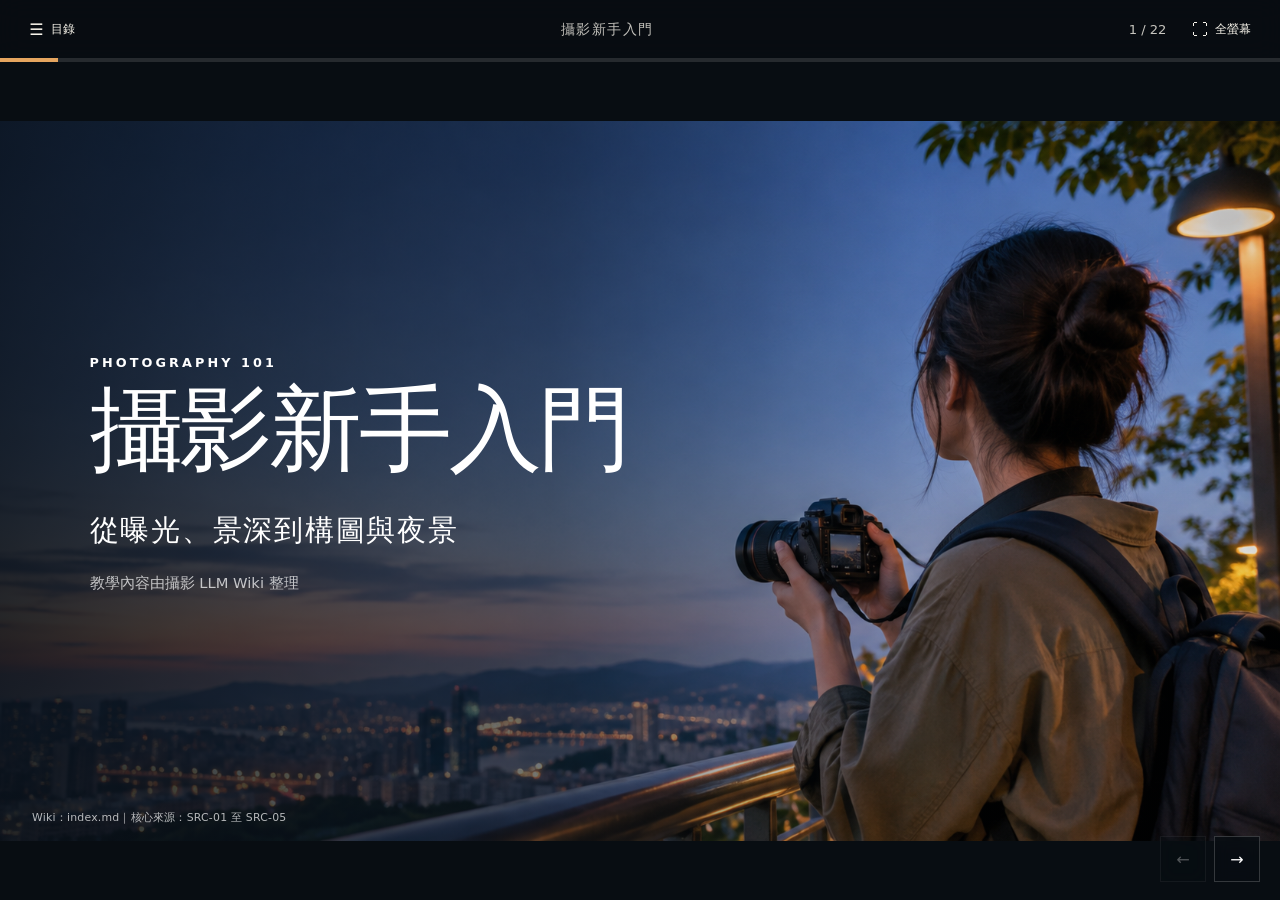
<file: index.html>
<!doctype html>
<html lang="zh-Hant">
<head>
  <meta charset="utf-8">
  <meta name="viewport" content="width=device-width, initial-scale=1">
  <meta http-equiv="refresh" content="0; url=presentation/index.html">
  <title>攝影新手入門</title>
  <style>
    body{font-family:system-ui,"Microsoft JhengHei",sans-serif;background:#101923;color:#f5f1e8;display:grid;place-items:center;min-height:100vh;margin:0}
    a{color:#f5b971}
  </style>
</head>
<body>
  <p>正在開啟教學簡報。若沒有自動跳轉，請<a href="presentation/index.html">點此進入</a>。</p>
</body>
</html>
</file>
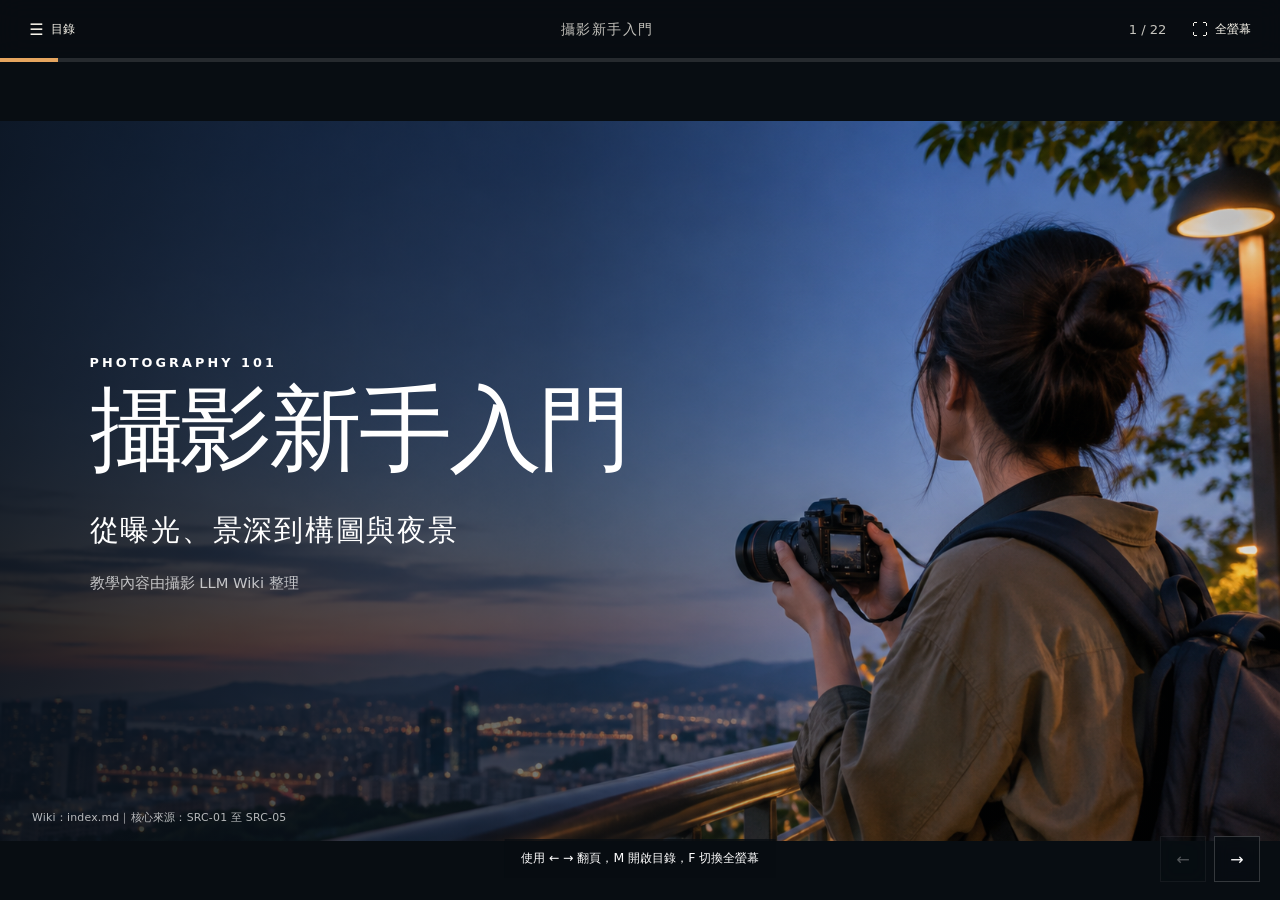
<file: presentation/index.html>
<!doctype html>
<html lang="zh-Hant">
<head>
  <meta charset="utf-8">
  <meta name="viewport" content="width=device-width, initial-scale=1, viewport-fit=cover">
  <meta name="theme-color" content="#111923">
  <meta name="description" content="攝影新手入門教學型 HTML 簡報，內容來自 LLM Wiki。">
  <title>攝影新手入門｜從曝光到夜景</title>
  <link rel="stylesheet" href="styles.css">
  <script src="app.js" defer></script>
</head>
<body>
  <a class="skip-link" href="#deck">跳到簡報內容</a>

  <header class="chrome" aria-label="簡報控制列">
    <button class="icon-button" id="menuButton" type="button" aria-label="開啟目錄" aria-keyshortcuts="M">
      <span aria-hidden="true">☰</span><span class="control-label">目錄</span>
    </button>
    <div class="deck-name">攝影新手入門</div>
    <div class="chrome-actions">
      <span id="slideCounter" class="slide-counter" aria-live="polite">1 / 22</span>
      <button class="icon-button" id="fullscreenButton" type="button" aria-label="切換全螢幕" aria-keyshortcuts="F">
        <span aria-hidden="true">⛶</span><span class="control-label">全螢幕</span>
      </button>
    </div>
  </header>

  <div class="progress-track" role="progressbar" aria-label="簡報進度" aria-valuemin="1" aria-valuemax="22" aria-valuenow="1">
    <div id="progressBar" class="progress-bar"></div>
  </div>

  <main id="deck" class="deck" tabindex="-1">
    <section class="slide cover-slide is-active" data-title="攝影新手入門" data-section="開始" aria-labelledby="s1-title">
      <img class="cover-image" src="assets/cover-blue-hour.png" alt="攝影者在藍調時刻眺望城市並準備拍攝" fetchpriority="high">
      <div class="cover-shade"></div>
      <div class="cover-copy">
        <p class="eyebrow">PHOTOGRAPHY 101</p>
        <h1 id="s1-title">攝影新手入門</h1>
        <p class="cover-subtitle">從曝光、景深到構圖與夜景</p>
        <p class="cover-note">教學內容由攝影 LLM Wiki 整理</p>
      </div>
      <div class="source-line source-on-dark">Wiki：index.md｜核心來源：SRC-01 至 SRC-05</div>
    </section>

    <section class="slide paper-slide" data-title="學習地圖" data-section="開始" aria-labelledby="s2-title">
      <div class="slide-inner">
        <p class="folio">02</p>
        <h2 id="s2-title">學習地圖</h2>
        <div class="chapter-list" aria-label="課程章節">
          <div><span>01</span><strong>曝光</strong><p>理解光圈、快門與 ISO 的分工</p></div>
          <div><span>02</span><strong>景深</strong><p>看懂清晰範圍如何改變</p></div>
          <div><span>03</span><strong>動態</strong><p>凝結動作或留下移動痕跡</p></div>
          <div><span>04</span><strong>構圖</strong><p>安排主體、地平線與視線方向</p></div>
          <div><span>05</span><strong>夜景</strong><p>處理低光、腳架、對焦與測光</p></div>
        </div>
        <p class="callout">學完後，你應能說明每項設定改變了什麼，以及它帶來的代價。</p>
      </div>
      <div class="source-line">Wiki：index.md</div>
    </section>

    <section class="slide dark-slide" data-title="相機與手機的共同原理" data-section="開始" aria-labelledby="s3-title">
      <div class="slide-inner split-copy">
        <div>
          <p class="folio">03</p>
          <h2 id="s3-title">相機與手機的共同原理</h2>
          <p class="lead">兩者都在處理光線、時間、清晰範圍與畫面安排。</p>
        </div>
        <div class="scope-notes">
          <p><strong>可以共用</strong><br>曝光取捨、動態表現、景深觀念、三分法與夜景思考順序。</p>
          <p><strong>需要分開</strong><br>手機可能沒有可變實體光圈，夜景模式也可能合成多張影像。</p>
          <p><strong>本簡報範圍</strong><br>先教共同原理。五篇來源不足以支持完整的手機操作步驟。</p>
        </div>
      </div>
      <div class="source-line source-on-dark">Wiki：exposure.md、claim-ledger.md｜限制：CL-025</div>
    </section>

    <section class="slide paper-slide" data-title="曝光三要素" data-section="曝光" aria-labelledby="s4-title">
      <div class="slide-inner">
        <p class="folio">04</p>
        <h2 id="s4-title">曝光三要素</h2>
        <p class="lead">相近亮度可以由不同設定組合得到，但畫面效果不會相同。</p>
        <div class="exposure-layout">
          <div class="exposure-word aperture-word"><span>APERTURE</span><strong>光圈</strong><small>景深</small></div>
          <div class="exposure-word shutter-word"><span>SHUTTER</span><strong>快門</strong><small>動態</small></div>
          <div class="exposure-word iso-word"><span>ISO</span><strong>ISO</strong><small>雜訊</small></div>
          <div class="exposure-center">曝光<br><small>EXPOSURE</small></div>
        </div>
      </div>
      <div class="source-line">Wiki：exposure.md｜來源：SRC-01</div>
    </section>

    <section class="slide split-slide" data-title="光圈" data-section="曝光" aria-labelledby="s5-title">
      <div class="visual-half warm-visual">
        <div class="aperture-demo" aria-label="光圈大小示意">
          <div class="iris iris-open"><span>f/2.8</span></div>
          <div class="iris iris-small"><span>f/11</span></div>
        </div>
      </div>
      <div class="content-half">
        <p class="folio">05</p>
        <h2 id="s5-title">光圈 Aperture</h2>
        <p class="lead">f-number 越小，光圈開口越大。</p>
        <dl class="definition-list">
          <div><dt>大光圈</dt><dd>進光較多，通常景深較淺</dd></div>
          <div><dt>小光圈</dt><dd>進光較少，通常景深較深</dd></div>
        </dl>
        <p class="note">光圈太小可能受到繞射影響，畫面不一定更銳利。</p>
      </div>
      <div class="source-line">Wiki：exposure.md、aperture-depth-of-field.md｜來源：SRC-01、SRC-02</div>
    </section>

    <section class="slide dark-slide" data-title="快門速度" data-section="曝光" aria-labelledby="s6-title">
      <div class="slide-inner">
        <p class="folio">06</p>
        <h2 id="s6-title">快門速度 Shutter Speed</h2>
        <div class="scale-line" aria-label="快門速度由慢至快">
          <div><strong>1 秒</strong><span>累積移動軌跡</span></div>
          <div><strong>1/30 秒</strong><span>手持與追焦起點</span></div>
          <div><strong>1/500 秒</strong><span>凝結日常動作</span></div>
          <div><strong>1/2000 秒</strong><span>快速或近距離動作</span></div>
        </div>
        <p class="callout dark-callout">快門越快，進光時間越短。數值只是起點，主體速度、方向、距離與焦段都會改變結果。</p>
      </div>
      <div class="source-line source-on-dark">Wiki：shutter-motion.md｜來源：SRC-01、SRC-03</div>
    </section>

    <section class="slide paper-slide" data-title="ISO 與雜訊" data-section="曝光" aria-labelledby="s7-title">
      <div class="slide-inner split-copy">
        <div>
          <p class="folio">07</p>
          <h2 id="s7-title">ISO 與雜訊</h2>
          <p class="lead">提高 ISO 能配合所需的光圈與快門，但通常會增加雜訊。</p>
        </div>
        <div class="iso-comparison" aria-label="低 ISO 與高 ISO 的概念比較">
          <div class="iso-sample clean-sample"><span>ISO 100</span><strong>較乾淨</strong></div>
          <div class="iso-sample noisy-sample"><span>ISO 3200</span><strong>雜訊增加</strong></div>
        </div>
        <p class="note full-width">來源以「感光度」作入門解釋。本課不把它延伸成感光元件物理特性的完整說明。</p>
      </div>
      <div class="source-line">Wiki：exposure.md｜來源：SRC-01｜標記：simplified</div>
    </section>

    <section class="slide paper-slide" data-title="曝光取捨" data-section="曝光" aria-labelledby="s8-title">
      <div class="slide-inner">
        <p class="folio">08</p>
        <h2 id="s8-title">曝光取捨</h2>
        <p class="lead">先決定你最在意的畫面效果，再讓另外兩項設定配合。</p>
        <div class="decision-table" role="table" aria-label="拍攝目的與優先設定">
          <div role="row"><span role="cell">人物背景柔化</span><strong role="cell">先選大光圈</strong><span role="cell">檢查快門是否足夠</span></div>
          <div role="row"><span role="cell">運動凝結</span><strong role="cell">先選快快門</strong><span role="cell">必要時提高 ISO</span></div>
          <div role="row"><span role="cell">風景前後清楚</span><strong role="cell">先選景深需求</strong><span role="cell">腳架可換取較慢快門</span></div>
          <div role="row"><span role="cell">夜間靜態場景</span><strong role="cell">先穩定相機</strong><span role="cell">再平衡景深與雜訊</span></div>
        </div>
      </div>
      <div class="source-line">Wiki：exposure.md、night-photography.md｜來源：SRC-01、SRC-05</div>
    </section>

    <section class="slide quiz-slide" data-title="測驗一：曝光" data-section="曝光" aria-labelledby="s9-title">
      <div class="slide-inner quiz" data-answer="a">
        <p class="folio">09</p>
        <p class="eyebrow">QUICK CHECK 01</p>
        <h2 id="s9-title">哪個設定通常帶來較淺景深？</h2>
        <div class="quiz-options">
          <button type="button" data-choice="a">A　f/2.8</button>
          <button type="button" data-choice="b">B　f/11</button>
          <button type="button" data-choice="c">C　兩者一定相同</button>
        </div>
        <p class="quiz-feedback" aria-live="polite" data-correct="答對了。較小的 f-number 代表較大的光圈，通常帶來較淺景深。" data-wrong="再想一次。f-number 的大小和光圈開口大小相反。"></p>
      </div>
      <div class="source-line">Wiki：aperture-depth-of-field.md｜來源：SRC-01、SRC-02</div>
    </section>

    <section class="slide image-slide" data-title="景深" data-section="景深" aria-labelledby="s10-title">
      <img src="assets/depth-of-field.png" alt="花朵清晰而前景與背景逐漸模糊，示範景深" loading="lazy">
      <div class="image-caption light-caption">
        <p class="folio">10</p>
        <h2 id="s10-title">景深 Depth of Field</h2>
        <p>景深是看起來「可接受清晰」的距離範圍。清晰到模糊是漸進過渡，不是一條突然切換的界線。</p>
      </div>
      <div class="source-line source-on-dark">Wiki：aperture-depth-of-field.md｜來源：SRC-02</div>
    </section>

    <section class="slide paper-slide" data-title="景深的控制因素" data-section="景深" aria-labelledby="s11-title">
      <div class="slide-inner">
        <p class="folio">11</p>
        <h2 id="s11-title">景深的控制因素</h2>
        <div class="factor-lines">
          <div><span>光圈</span><strong>較大的光圈通常讓景深變淺</strong></div>
          <div><span>對焦距離</span><strong>越靠近主體，景深通常越淺</strong></div>
          <div><span>放大倍率</span><strong>主體在畫面越大，清晰範圍更難維持</strong></div>
          <div><span>觀看條件</span><strong>輸出尺寸與觀看距離影響「可接受清晰」</strong></div>
        </div>
      </div>
      <div class="source-line">Wiki：aperture-depth-of-field.md｜來源：SRC-02</div>
    </section>

    <section class="slide dark-slide" data-title="焦段與景深" data-section="景深" aria-labelledby="s12-title">
      <div class="slide-inner split-copy">
        <div>
          <p class="folio">12</p>
          <h2 id="s12-title">焦段與景深</h2>
          <p class="lead">比較條件不同，結論也不同。</p>
        </div>
        <div class="condition-pair">
          <div><strong>固定主體大小</strong><p>換焦段時同時改變拍攝距離，總景深可能接近。</p></div>
          <div><strong>固定拍攝位置</strong><p>使用較長焦段時，構圖與放大倍率改變，景深會不同。</p></div>
        </div>
        <p class="note full-width light-note">長焦放大背景模糊，可能讓背景看起來更糊。這和景深範圍本身不是完全相同的問題。</p>
      </div>
      <div class="source-line source-on-dark">Wiki：aperture-depth-of-field.md｜來源：SRC-02｜標記：conditional</div>
    </section>

    <section class="slide image-slide" data-title="快門與動態" data-section="動態" aria-labelledby="s13-title">
      <img src="assets/shutter-panning.png" alt="騎士相對清晰而背景呈現水平動態模糊" loading="lazy">
      <div class="image-caption dark-caption right-caption">
        <p class="folio">13</p>
        <h2 id="s13-title">快門與動態</h2>
        <p>同一快門速度下，速度、方向與主體在畫面中的大小仍會改變模糊量。</p>
      </div>
      <div class="source-line source-on-dark">Wiki：shutter-motion.md｜來源：SRC-03</div>
    </section>

    <section class="slide paper-slide" data-title="追焦" data-section="動態" aria-labelledby="s14-title">
      <div class="slide-inner split-copy">
        <div>
          <p class="folio">14</p>
          <h2 id="s14-title">追焦 Panning</h2>
          <p class="lead">曝光期間讓相機持續跟隨主體。</p>
        </div>
        <ol class="process-list">
          <li><span>01</span>先選有紋理的背景</li>
          <li><span>02</span>從約 1/30 秒附近測試</li>
          <li><span>03</span>平順跟隨主體並按下快門</li>
          <li><span>04</span>拍完繼續跟隨，檢查後再調整</li>
        </ol>
        <p class="note full-width">成功率來自練習。快門值會隨主體速度、距離與焦段改變。</p>
      </div>
      <div class="source-line">Wiki：shutter-motion.md｜來源：SRC-03</div>
    </section>

    <section class="slide image-slide" data-title="三分法" data-section="構圖" aria-labelledby="s15-title">
      <img src="assets/composition-thirds.png" alt="海岸風景中人物位於右下三分交點附近，地平線靠近上三分線" loading="lazy">
      <div class="thirds-grid" aria-hidden="true"><i></i><i></i><i></i><i></i></div>
      <div class="image-caption light-caption">
        <p class="folio">15</p>
        <h2 id="s15-title">三分法 Rule of Thirds</h2>
        <p>把地平線或主體安排在三分線附近，協助控制畫面比重與方向空間。</p>
      </div>
      <div class="source-line source-on-dark">Wiki：composition.md｜來源：SRC-04</div>
    </section>

    <section class="slide paper-slide" data-title="打破三分法" data-section="構圖" aria-labelledby="s16-title">
      <div class="slide-inner">
        <p class="folio">16</p>
        <h2 id="s16-title">打破三分法</h2>
        <p class="lead">三分法是一項指引。對稱、正面感或刻意失衡都可能需要中央構圖。</p>
        <div class="editorial-quote">
          <p>主體有什麼特別？</p>
          <p>你想強調什麼？</p>
          <p>你想讓觀眾感受到什麼？</p>
        </div>
        <p class="note">若三分法能幫助意圖，就使用。若不能，就有理由地打破。</p>
      </div>
      <div class="source-line">Wiki：composition.md｜來源：SRC-04｜標記：subjective</div>
    </section>

    <section class="slide quiz-slide" data-title="測驗二：動態" data-section="動態" aria-labelledby="s17-title">
      <div class="slide-inner quiz" data-answer="b">
        <p class="folio">17</p>
        <p class="eyebrow">QUICK CHECK 02</p>
        <h2 id="s17-title">想讓騎士清楚、背景形成水平線條，應嘗試什麼？</h2>
        <div class="quiz-options">
          <button type="button" data-choice="a">A　只把 ISO 調到最低</button>
          <button type="button" data-choice="b">B　使用較慢快門並跟隨騎士</button>
          <button type="button" data-choice="c">C　把相機完全固定不動</button>
        </div>
        <p class="quiz-feedback" aria-live="polite" data-correct="答對了。追焦讓相機跟隨主體，背景因相對移動形成方向性模糊。" data-wrong="再想一次。題目描述的是追焦，不只是一項曝光設定。"></p>
      </div>
      <div class="source-line">Wiki：shutter-motion.md｜來源：SRC-03</div>
    </section>

    <section class="slide image-slide" data-title="夜景攝影" data-section="夜景" aria-labelledby="s18-title">
      <img src="assets/night-tripod.png" alt="攝影者使用穩固腳架拍攝夜間城市" loading="lazy">
      <div class="image-caption dark-caption right-caption">
        <p class="folio">18</p>
        <h2 id="s18-title">夜景攝影</h2>
        <p>低光會放大曝光時間、景深與雜訊之間的取捨。穩定相機通常是第一步。</p>
      </div>
      <div class="source-line source-on-dark">Wiki：night-photography.md｜來源：SRC-05</div>
    </section>

    <section class="slide dark-slide" data-title="夜景拍攝順序" data-section="夜景" aria-labelledby="s19-title">
      <div class="slide-inner">
        <p class="folio">19</p>
        <h2 id="s19-title">夜景拍攝順序</h2>
        <ol class="night-sequence">
          <li><span>1</span><strong>穩定</strong><small>腳架、地面與構圖</small></li>
          <li><span>2</span><strong>景深</strong><small>依主體距離選光圈</small></li>
          <li><span>3</span><strong>動態</strong><small>決定可接受的快門</small></li>
          <li><span>4</span><strong>雜訊</strong><small>再調整 ISO</small></li>
          <li><span>5</span><strong>檢查</strong><small>亮部、對焦與晃動</small></li>
        </ol>
      </div>
      <div class="source-line source-on-dark">Wiki：night-photography.md｜來源：SRC-05</div>
    </section>

    <section class="slide paper-slide" data-title="夜間對焦與測光" data-section="夜景" aria-labelledby="s20-title">
      <div class="slide-inner split-copy">
        <div>
          <p class="folio">20</p>
          <h2 id="s20-title">夜間對焦與測光</h2>
          <p class="lead">低亮度與低對比都可能讓 AF 失敗。</p>
        </div>
        <div class="scope-notes dark-text-notes">
          <p><strong>對焦</strong><br>尋找與主體距離相近的亮點，或使用小型照明輔助。</p>
          <p><strong>測光</strong><br>檢查明亮招牌與路燈，避免高光完全失去細節。</p>
          <p><strong>長曝光</strong><br>超過一般快門範圍時，可使用 Bulb 與外部計時。</p>
        </div>
        <p class="note full-width">AF 點與模式依器材而異。來源中的中央 AF 點建議不能套用到所有現代相機或手機。</p>
      </div>
      <div class="source-line">Wiki：focus.md、night-photography.md｜來源：SRC-05｜標記：legacy/context-dependent</div>
    </section>

    <section class="slide quiz-slide" data-title="測驗三：構圖" data-section="構圖" aria-labelledby="s21-title">
      <div class="slide-inner quiz" data-answer="c">
        <p class="folio">21</p>
        <p class="eyebrow">QUICK CHECK 03</p>
        <h2 id="s21-title">拍攝完全對稱的建築入口，哪個選擇最合理？</h2>
        <div class="quiz-options">
          <button type="button" data-choice="a">A　任何照片都必須使用三分法</button>
          <button type="button" data-choice="b">B　先提高 ISO，構圖就會改善</button>
          <button type="button" data-choice="c">C　可用中央構圖強調對稱</button>
        </div>
        <p class="quiz-feedback" aria-live="polite" data-correct="答對了。對稱是打破三分法的合理原因，重點是構圖是否支持拍攝意圖。" data-wrong="再想一次。曝光設定不能代替構圖判斷，三分法也不是硬性規則。"></p>
      </div>
      <div class="source-line">Wiki：composition.md｜來源：SRC-04</div>
    </section>

    <section class="slide cover-slide end-slide" data-title="拍攝前的五個問題" data-section="結尾" aria-labelledby="s22-title">
      <img class="cover-image" src="assets/cover-blue-hour.png" alt="藍調時刻的攝影者與城市" loading="lazy">
      <div class="cover-shade deep-shade"></div>
      <div class="end-copy">
        <p class="folio light-folio">22</p>
        <h2 id="s22-title">拍攝前的五個問題</h2>
        <ol>
          <li>我最想保留什麼畫面效果？</li>
          <li>主體會不會移動？</li>
          <li>需要多大的清晰範圍？</li>
          <li>構圖如何引導視線？</li>
          <li>拍完後，我檢查了亮部、對焦與晃動嗎？</li>
        </ol>
        <p class="end-note">理解取捨，下一張照片就有清楚的調整方向。</p>
      </div>
      <div class="source-line source-on-dark">Wiki：index.md、claim-ledger.md｜來源：SRC-01 至 SRC-05</div>
    </section>
  </main>

  <nav class="bottom-nav" aria-label="投影片導覽">
    <button id="prevButton" type="button" aria-label="上一張投影片">←</button>
    <button id="nextButton" type="button" aria-label="下一張投影片">→</button>
  </nav>

  <dialog id="tocDialog" class="toc-dialog" aria-labelledby="tocTitle">
    <div class="toc-header">
      <div><p class="eyebrow">CONTENTS</p><h2 id="tocTitle">簡報目錄</h2></div>
      <button id="closeTocButton" class="icon-button" type="button" aria-label="關閉目錄">✕</button>
    </div>
    <div id="tocList" class="toc-list"></div>
  </dialog>

  <div id="helpHint" class="help-hint" aria-hidden="true">使用 ← → 翻頁，M 開啟目錄，F 切換全螢幕</div>
</body>
</html>
</file>
<file: presentation/styles.css>
:root {
  --ink: #14202b;
  --navy: #101923;
  --navy-soft: #182635;
  --paper: #f4f0e7;
  --paper-deep: #e9e1d3;
  --accent: #e5a55f;
  --accent-deep: #b96f32;
  --blue: #7899b8;
  --muted: #68737d;
  --line: rgba(20, 32, 43, 0.2);
  --light-line: rgba(255, 255, 255, 0.25);
  --max-slide-width: 177.78vh;
  --max-slide-height: 56.25vw;
}

* { box-sizing: border-box; }

html, body { width: 100%; height: 100%; overflow: hidden; }

body {
  margin: 0;
  background: #080d12;
  color: var(--ink);
  font-family: "Microsoft JhengHei", "PingFang TC", system-ui, sans-serif;
  -webkit-font-smoothing: antialiased;
}

button { font: inherit; }

button:focus-visible,
a:focus-visible { outline: 3px solid var(--accent); outline-offset: 3px; }

.skip-link {
  position: fixed;
  left: 1rem;
  top: -5rem;
  z-index: 100;
  color: var(--navy);
  background: var(--paper);
  padding: 0.75rem 1rem;
}

.skip-link:focus { top: 1rem; }

.chrome {
  position: fixed;
  inset: 0 0 auto 0;
  z-index: 30;
  height: 58px;
  display: flex;
  align-items: center;
  justify-content: space-between;
  padding: 0 18px;
  color: #f8f4eb;
  background: rgba(8, 13, 18, 0.88);
  backdrop-filter: blur(12px);
}

.chrome-actions { display: flex; align-items: center; gap: 14px; }
.deck-name { font-size: 0.88rem; letter-spacing: 0.1em; opacity: 0.78; }
.slide-counter { font-variant-numeric: tabular-nums; font-size: 0.82rem; opacity: 0.8; }

.icon-button {
  display: inline-flex;
  align-items: center;
  gap: 0.45rem;
  border: 0;
  background: transparent;
  color: inherit;
  padding: 0.55rem 0.7rem;
  cursor: pointer;
}

.icon-button:hover { color: var(--accent); }
.control-label { font-size: 0.78rem; }

.progress-track {
  position: fixed;
  z-index: 35;
  top: 58px;
  left: 0;
  width: 100%;
  height: 4px;
  background: rgba(255, 255, 255, 0.12);
}

.progress-bar {
  width: 4.55%;
  height: 100%;
  background: var(--accent);
  transform-origin: left center;
  transition: width 260ms ease;
}

.deck {
  position: fixed;
  inset: 62px 0 0 0;
  display: grid;
  place-items: center;
  background: #080d12;
}

.slide {
  position: absolute;
  width: min(100vw, var(--max-slide-width));
  height: min(calc(100vh - 62px), var(--max-slide-height));
  aspect-ratio: 16 / 9;
  overflow: hidden;
  opacity: 0;
  visibility: hidden;
  transform: translateX(2.5%);
  transition: opacity 240ms ease, transform 320ms ease;
}

.slide.is-active {
  opacity: 1;
  visibility: visible;
  transform: translateX(0);
  z-index: 2;
}

.slide.is-before { transform: translateX(-2.5%); }

.slide-inner {
  position: relative;
  height: 100%;
  padding: clamp(3.6rem, 6.2vw, 7rem) clamp(4rem, 7vw, 8rem) clamp(4rem, 7vw, 7rem);
}

.paper-slide { background: var(--paper); color: var(--ink); }
.dark-slide { background: var(--navy); color: #f8f4eb; }

.folio {
  margin: 0 0 clamp(1rem, 2vw, 2rem);
  color: var(--accent-deep);
  font-size: clamp(0.82rem, 1.1vw, 1.15rem);
  letter-spacing: 0.18em;
  font-weight: 700;
}

.dark-slide .folio { color: var(--accent); }

h1, h2, p { margin-top: 0; }

h1, h2 {
  font-family: Georgia, "Noto Serif TC", "PMingLiU", serif;
  font-weight: 500;
  letter-spacing: -0.035em;
}

h1 {
  margin-bottom: 0.4em;
  font-size: clamp(3.2rem, 7.3vw, 8.2rem);
  line-height: 0.94;
}

h2 {
  margin-bottom: clamp(1.2rem, 2vw, 2.3rem);
  font-size: clamp(2.4rem, 4.6vw, 5rem);
  line-height: 1.05;
}

.lead {
  max-width: 22em;
  font-family: Georgia, "Noto Serif TC", "PMingLiU", serif;
  font-size: clamp(1.35rem, 2.1vw, 2.25rem);
  line-height: 1.55;
}

.eyebrow {
  margin-bottom: 1rem;
  font-size: clamp(0.75rem, 1vw, 1.05rem);
  font-weight: 700;
  letter-spacing: 0.24em;
}

.source-line {
  position: absolute;
  z-index: 9;
  left: clamp(1.4rem, 2.5vw, 3rem);
  right: clamp(1.4rem, 2.5vw, 3rem);
  bottom: 1rem;
  color: rgba(20, 32, 43, 0.62);
  font-size: clamp(0.68rem, 0.78vw, 0.88rem);
  letter-spacing: 0.02em;
}

.source-on-dark { color: rgba(255, 255, 255, 0.7); }

.cover-slide { background: var(--navy); color: #fff; }
.cover-image { position: absolute; inset: 0; width: 100%; height: 100%; object-fit: cover; }
.cover-shade { position: absolute; inset: 0; background: linear-gradient(90deg, rgba(8, 15, 23, 0.88) 0%, rgba(8, 15, 23, 0.55) 43%, rgba(8, 15, 23, 0.08) 72%); }
.deep-shade { background: linear-gradient(90deg, rgba(8, 15, 23, 0.92), rgba(8, 15, 23, 0.62) 58%, rgba(8, 15, 23, 0.38)); }

.cover-copy {
  position: absolute;
  z-index: 2;
  left: clamp(3.5rem, 7vw, 8rem);
  top: 50%;
  width: min(48%, 780px);
  transform: translateY(-50%);
}

.cover-subtitle {
  margin-bottom: 1.4rem;
  font-size: clamp(1.35rem, 2.3vw, 2.55rem);
  letter-spacing: 0.06em;
}

.cover-note { color: rgba(255,255,255,.72); font-size: clamp(.9rem, 1.15vw, 1.2rem); }

.chapter-list {
  display: grid;
  grid-template-columns: repeat(5, 1fr);
  gap: clamp(1rem, 2.2vw, 2.4rem);
  margin: clamp(2rem, 4vw, 4.5rem) 0;
}

.chapter-list > div { border-top: 2px solid var(--ink); padding-top: 1rem; }
.chapter-list span { color: var(--accent-deep); font-size: 0.85rem; font-weight: 700; }
.chapter-list strong { display: block; margin: 0.8rem 0; font-family: Georgia, "Noto Serif TC", serif; font-size: clamp(1.4rem, 2.1vw, 2.4rem); }
.chapter-list p { color: var(--muted); font-size: clamp(0.9rem, 1.05vw, 1.15rem); line-height: 1.55; }

.callout {
  max-width: 48rem;
  border-left: 5px solid var(--accent-deep);
  padding-left: 1.25rem;
  font-size: clamp(1rem, 1.3vw, 1.4rem);
  line-height: 1.6;
}

.dark-callout { border-left-color: var(--accent); color: rgba(255,255,255,.82); }

.split-copy {
  display: grid;
  grid-template-columns: minmax(0, 0.9fr) minmax(0, 1.1fr);
  align-items: center;
  gap: clamp(3rem, 6vw, 8rem);
}

.scope-notes { display: grid; gap: 1.7rem; }
.scope-notes p { margin: 0; border-top: 1px solid var(--light-line); padding-top: 1rem; font-size: clamp(1rem, 1.35vw, 1.5rem); line-height: 1.65; color: rgba(255,255,255,.76); }
.scope-notes strong { color: #fff; font-size: 1.08em; }
.dark-text-notes p { color: var(--muted); border-color: var(--line); }
.dark-text-notes strong { color: var(--ink); }

.exposure-layout {
  position: relative;
  width: min(70vw, 900px);
  height: min(25vw, 360px);
  margin: 1rem auto 0;
}

.exposure-word { position: absolute; width: 35%; text-align: center; }
.exposure-word span { display: block; color: var(--muted); font-size: clamp(.72rem, .9vw, .95rem); letter-spacing: .18em; }
.exposure-word strong { display: block; font-family: Georgia, "Noto Serif TC", serif; font-size: clamp(2rem, 3.3vw, 3.8rem); font-weight: 500; }
.exposure-word small { color: var(--accent-deep); font-size: clamp(.9rem, 1.15vw, 1.2rem); }
.aperture-word { left: 0; bottom: 2%; }
.shutter-word { right: 0; bottom: 2%; }
.iso-word { left: 32.5%; top: 0; }
.exposure-center { position: absolute; left: 50%; top: 60%; transform: translate(-50%,-50%); display: grid; place-items: center; width: clamp(7rem, 12vw, 10rem); aspect-ratio: 1; border-radius: 50%; background: var(--navy); color: #fff; text-align: center; font-family: Georgia, "Noto Serif TC", serif; font-size: clamp(1.25rem, 1.8vw, 1.9rem); }
.exposure-center small { display: block; font-family: inherit; font-size: .52em; letter-spacing: .12em; opacity: .65; }
.exposure-layout::before, .exposure-layout::after { content:""; position:absolute; height:2px; background: var(--line); transform-origin:left; }
.exposure-layout::before { width: 38%; left: 31%; top: 43%; transform: rotate(28deg); }
.exposure-layout::after { width: 38%; right: 31%; top: 43%; transform-origin:right; transform: rotate(-28deg); }

.split-slide { display: grid; grid-template-columns: 1fr 1fr; background: var(--paper); }
.visual-half, .content-half { position: relative; min-width: 0; }
.warm-visual { background: var(--paper-deep); display: grid; place-items: center; }
.content-half { padding: clamp(4rem, 6vw, 7rem); display: flex; flex-direction: column; justify-content: center; }

.aperture-demo { display: flex; align-items: center; gap: clamp(2rem, 4vw, 5rem); }
.iris { position:relative; display:grid; place-items:center; border-radius:50%; background: var(--navy); color:#fff; box-shadow: 0 0 0 18px rgba(20,32,43,.12), 0 0 0 38px rgba(20,32,43,.07); }
.iris-open { width: clamp(9rem, 15vw, 16rem); }
.iris-small { width: clamp(4.5rem, 8vw, 8rem); }
.iris::before { content:""; display:block; padding-top:100%; }
.iris span { position:absolute; font-size: clamp(.9rem,1.2vw,1.2rem); }

.definition-list { margin: 1.5rem 0; }
.definition-list div { display:grid; grid-template-columns: 7em 1fr; gap:1rem; padding: 1rem 0; border-top:1px solid var(--line); font-size:clamp(1rem,1.25vw,1.35rem); }
.definition-list dt { font-weight:700; }
.definition-list dd { margin:0; color:var(--muted); }
.note { color: var(--muted); font-size: clamp(.92rem,1.05vw,1.15rem); line-height:1.6; }
.light-note { color:rgba(255,255,255,.68); }
.full-width { grid-column: 1 / -1; }

.scale-line { display:grid; grid-template-columns:repeat(4,1fr); gap:0; margin-top:clamp(3rem,6vw,7rem); border-top:2px solid var(--accent); }
.scale-line div { position:relative; padding:2rem 1rem 1rem 0; }
.scale-line div::before { content:""; position:absolute; top:-8px; left:0; width:14px; height:14px; border-radius:50%; background:var(--accent); }
.scale-line strong { display:block; font-family:Georgia,"Noto Serif TC",serif; font-size:clamp(1.4rem,2.4vw,2.7rem); }
.scale-line span { display:block; margin-top:.7rem; color:rgba(255,255,255,.65); font-size:clamp(.85rem,1vw,1.05rem); }

.iso-comparison { display:grid; grid-template-columns:1fr 1fr; gap:1rem; }
.iso-sample { min-height:20rem; display:flex; flex-direction:column; justify-content:flex-end; padding:2rem; color:#fff; background:#3f5364; }
.iso-sample span { font-size:.85rem; letter-spacing:.16em; }
.iso-sample strong { margin-top:.55rem; font-family:Georgia,"Noto Serif TC",serif; font-size:clamp(1.5rem,2vw,2.3rem); font-weight:500; }
.clean-sample { background:linear-gradient(135deg,#4f697d,#223746); }
.noisy-sample { background-color:#273845; background-image:radial-gradient(rgba(255,255,255,.22) .9px,transparent .9px); background-size:4px 4px; }

.decision-table { margin-top:clamp(2rem,4vw,4rem); }
.decision-table [role="row"] { display:grid; grid-template-columns:1.1fr 1fr 1.3fr; gap:2rem; padding:1.25rem 0; border-top:1px solid var(--line); font-size:clamp(1rem,1.25vw,1.35rem); }
.decision-table span:last-child { color:var(--muted); }

.quiz-slide { background:var(--paper); }
.quiz-slide .slide-inner { max-width: 1200px; margin:0 auto; display:flex; flex-direction:column; justify-content:center; }
.quiz-slide h2 { max-width: 18em; }
.quiz-options { display:grid; gap:.8rem; margin-top:1.3rem; max-width:58rem; }
.quiz-options button { border:1px solid var(--line); background:transparent; color:var(--ink); padding:1rem 1.2rem; text-align:left; cursor:pointer; transition:background 160ms ease,color 160ms ease,border-color 160ms ease; font-size:clamp(1rem,1.2vw,1.3rem); }
.quiz-options button:hover { border-color:var(--accent-deep); }
.quiz-options button.is-correct { background:#246646; color:#fff; border-color:#246646; }
.quiz-options button.is-wrong { background:#963d35; color:#fff; border-color:#963d35; }
.quiz-feedback { min-height:3.5em; margin-top:1.2rem; font-size:clamp(1rem,1.2vw,1.28rem); line-height:1.6; }

.image-slide { background:var(--navy); color:#fff; }
.image-slide > img { position:absolute; inset:0; width:100%; height:100%; object-fit:cover; }
.image-caption { position:absolute; z-index:3; left:clamp(3rem,6vw,7rem); bottom:clamp(4rem,7vw,7rem); width:min(42%,650px); padding:clamp(1.6rem,2.6vw,3rem); }
.image-caption h2 { margin-bottom:.5em; }
.image-caption p:last-child { margin:0; font-size:clamp(1rem,1.25vw,1.35rem); line-height:1.65; }
.light-caption { background:rgba(244,240,231,.9); color:var(--ink); backdrop-filter:blur(8px); }
.dark-caption { background:rgba(11,18,25,.82); color:#fff; backdrop-filter:blur(8px); }
.right-caption { left:auto; right:clamp(3rem,6vw,7rem); }

.factor-lines { margin-top:clamp(2rem,4vw,4rem); }
.factor-lines div { display:grid; grid-template-columns:10rem 1fr; align-items:baseline; gap:2rem; padding:1.3rem 0; border-top:1px solid var(--line); }
.factor-lines span { color:var(--accent-deep); font-size:clamp(.9rem,1vw,1.05rem); font-weight:700; }
.factor-lines strong { font-family:Georgia,"Noto Serif TC",serif; font-size:clamp(1.3rem,2vw,2.15rem); font-weight:500; }

.condition-pair { display:grid; grid-template-columns:1fr 1fr; gap:2rem; }
.condition-pair div { border-top:2px solid var(--accent); padding-top:1.2rem; }
.condition-pair strong { font-family:Georgia,"Noto Serif TC",serif; font-size:clamp(1.35rem,2vw,2.2rem); font-weight:500; }
.condition-pair p { color:rgba(255,255,255,.7); font-size:clamp(1rem,1.2vw,1.3rem); line-height:1.65; }

.process-list { list-style:none; padding:0; margin:0; }
.process-list li { display:grid; grid-template-columns:3.6rem 1fr; align-items:center; border-top:1px solid var(--line); padding:1rem 0; font-size:clamp(1rem,1.28vw,1.38rem); }
.process-list span { color:var(--accent-deep); font-weight:700; }

.thirds-grid { position:absolute; inset:0; z-index:2; pointer-events:none; }
.thirds-grid i { position:absolute; background:rgba(255,255,255,.65); box-shadow:0 0 2px rgba(0,0,0,.4); }
.thirds-grid i:nth-child(1), .thirds-grid i:nth-child(2) { top:0; bottom:0; width:1px; }
.thirds-grid i:nth-child(1) { left:33.333%; }
.thirds-grid i:nth-child(2) { left:66.666%; }
.thirds-grid i:nth-child(3), .thirds-grid i:nth-child(4) { left:0; right:0; height:1px; }
.thirds-grid i:nth-child(3) { top:33.333%; }
.thirds-grid i:nth-child(4) { top:66.666%; }

.editorial-quote { display:grid; grid-template-columns:repeat(3,1fr); gap:2rem; margin:clamp(2rem,4vw,4rem) 0; }
.editorial-quote p { border-top:3px solid var(--accent-deep); padding-top:1rem; font-family:Georgia,"Noto Serif TC",serif; font-size:clamp(1.35rem,2vw,2.2rem); line-height:1.4; }

.night-sequence { list-style:none; padding:0; margin:clamp(2rem,5vw,5rem) 0 0; display:grid; grid-template-columns:repeat(5,1fr); gap:1.2rem; }
.night-sequence li { border-top:2px solid var(--accent); padding-top:1rem; }
.night-sequence span { display:block; color:var(--accent); font-size:.8rem; font-weight:700; }
.night-sequence strong { display:block; margin:.6rem 0; font-family:Georgia,"Noto Serif TC",serif; font-size:clamp(1.4rem,2vw,2.2rem); font-weight:500; }
.night-sequence small { color:rgba(255,255,255,.64); font-size:clamp(.85rem,1vw,1.05rem); line-height:1.5; }

.end-copy { position:absolute; z-index:2; left:clamp(3.5rem,7vw,8rem); top:50%; transform:translateY(-50%); width:min(56%,850px); }
.end-copy ol { padding-left:1.4em; font-size:clamp(1.05rem,1.42vw,1.55rem); line-height:1.8; }
.end-note { margin-top:1.2rem; color:var(--accent); font-size:clamp(1rem,1.3vw,1.4rem); }
.light-folio { color:var(--accent); }

.bottom-nav { position:fixed; z-index:32; right:20px; bottom:18px; display:flex; gap:8px; }
.bottom-nav button { width:46px; height:46px; border:1px solid rgba(255,255,255,.18); background:rgba(8,13,18,.78); color:#fff; cursor:pointer; backdrop-filter:blur(8px); }
.bottom-nav button:hover { color:var(--accent); border-color:var(--accent); }
.bottom-nav button:disabled { opacity:.3; cursor:not-allowed; }

.toc-dialog { width:min(900px,92vw); max-height:82vh; border:0; padding:0; color:var(--ink); background:var(--paper); box-shadow:0 30px 80px rgba(0,0,0,.45); }
.toc-dialog::backdrop { background:rgba(3,7,10,.78); backdrop-filter:blur(6px); }
.toc-header { position:sticky; top:0; display:flex; justify-content:space-between; align-items:flex-start; padding:2rem 2.2rem 1.5rem; background:var(--paper); border-bottom:1px solid var(--line); }
.toc-header h2 { margin:0; font-size:clamp(2rem,3.5vw,3.3rem); }
.toc-list { display:grid; grid-template-columns:1fr 1fr; gap:0; padding:1.2rem 2.2rem 2.2rem; }
.toc-list button { display:grid; grid-template-columns:3rem 1fr; gap:.8rem; border:0; border-bottom:1px solid var(--line); background:transparent; color:var(--ink); padding:1rem .2rem; text-align:left; cursor:pointer; }
.toc-list button:hover, .toc-list button[aria-current="true"] { color:var(--accent-deep); }
.toc-number { color:var(--muted); font-variant-numeric:tabular-nums; }
.toc-title { font-weight:700; }
.toc-section { display:block; margin-top:.2rem; color:var(--muted); font-size:.78rem; font-weight:400; }

.help-hint { position:fixed; z-index:31; left:50%; bottom:22px; transform:translateX(-50%); padding:.7rem 1rem; color:#fff; background:rgba(8,13,18,.8); font-size:.78rem; opacity:0; transition:opacity 300ms ease; pointer-events:none; }
.help-hint.is-visible { opacity:1; }

@media (max-width: 900px) {
  .control-label, .deck-name { display:none; }
  .slide-inner { padding: 2.8rem 2.3rem 4rem; }
  .chapter-list { grid-template-columns:repeat(2,1fr); }
  .split-copy { grid-template-columns:1fr; gap:1.6rem; align-content:center; }
  .split-slide { grid-template-columns:42% 58%; }
  .content-half { padding:3rem 2rem; }
  .decision-table [role="row"] { grid-template-columns:1fr 1fr; gap:.6rem 1.2rem; }
  .decision-table span:last-child { grid-column:2; }
  .image-caption { width:55%; }
  .toc-list { grid-template-columns:1fr; }
}

@media (max-width: 640px) {
  html, body { overflow:auto; background:var(--navy); }
  .chrome { height:52px; }
  .progress-track { top:52px; }
  .deck { position:fixed; inset:56px 0 0; }
  .slide { width:100vw; height:calc(100dvh - 56px); aspect-ratio:auto; overflow:auto; }
  .slide-inner { min-height:100%; padding:3rem 1.5rem 5rem; }
  h1 { font-size:3.2rem; }
  h2 { font-size:2.4rem; }
  .cover-copy { left:1.6rem; width:80%; }
  .cover-shade { background:linear-gradient(90deg,rgba(8,15,23,.92),rgba(8,15,23,.48)); }
  .chapter-list, .editorial-quote, .night-sequence, .scale-line { grid-template-columns:1fr; }
  .chapter-list { gap:.6rem; }
  .scale-line { border-top:0; border-left:2px solid var(--accent); padding-left:1rem; }
  .scale-line div { padding:.6rem 0 1rem 1rem; }
  .scale-line div::before { top:.9rem; left:-1.45rem; }
  .split-slide { display:block; }
  .visual-half { min-height:36%; }
  .content-half { min-height:64%; padding:2rem 1.5rem 5rem; }
  .definition-list div, .factor-lines div { grid-template-columns:1fr; gap:.25rem; }
  .iso-comparison { grid-template-columns:1fr 1fr; }
  .iso-sample { min-height:10rem; padding:1rem; }
  .decision-table [role="row"] { display:block; }
  .decision-table [role="cell"] { display:block; margin:.3rem 0; }
  .image-caption, .right-caption { left:1rem; right:1rem; bottom:4rem; width:auto; }
  .image-slide > img { object-position:center; }
  .condition-pair { grid-template-columns:1fr; }
  .editorial-quote { gap:.4rem; }
  .night-sequence { gap:.5rem; }
  .night-sequence li { display:grid; grid-template-columns:2rem 5rem 1fr; align-items:baseline; gap:.5rem; }
  .end-copy { left:1.5rem; width:85%; }
  .source-line { font-size:.62rem; bottom:.6rem; }
  .bottom-nav { right:10px; bottom:10px; }
  .bottom-nav button { width:42px; height:42px; }
  .help-hint { display:none; }
}

@media (prefers-reduced-motion: reduce) {
  *, *::before, *::after { scroll-behavior:auto !important; transition:none !important; animation:none !important; }
}

@media print {
  html, body { overflow:visible; background:#fff; }
  .chrome, .progress-track, .bottom-nav, .help-hint, .toc-dialog { display:none !important; }
  .deck { position:static; display:block; background:#fff; }
  .slide { position:relative; width:100%; height:auto; min-height:100vh; aspect-ratio:16/9; opacity:1; visibility:visible; transform:none; page-break-after:always; }
}
</file>
